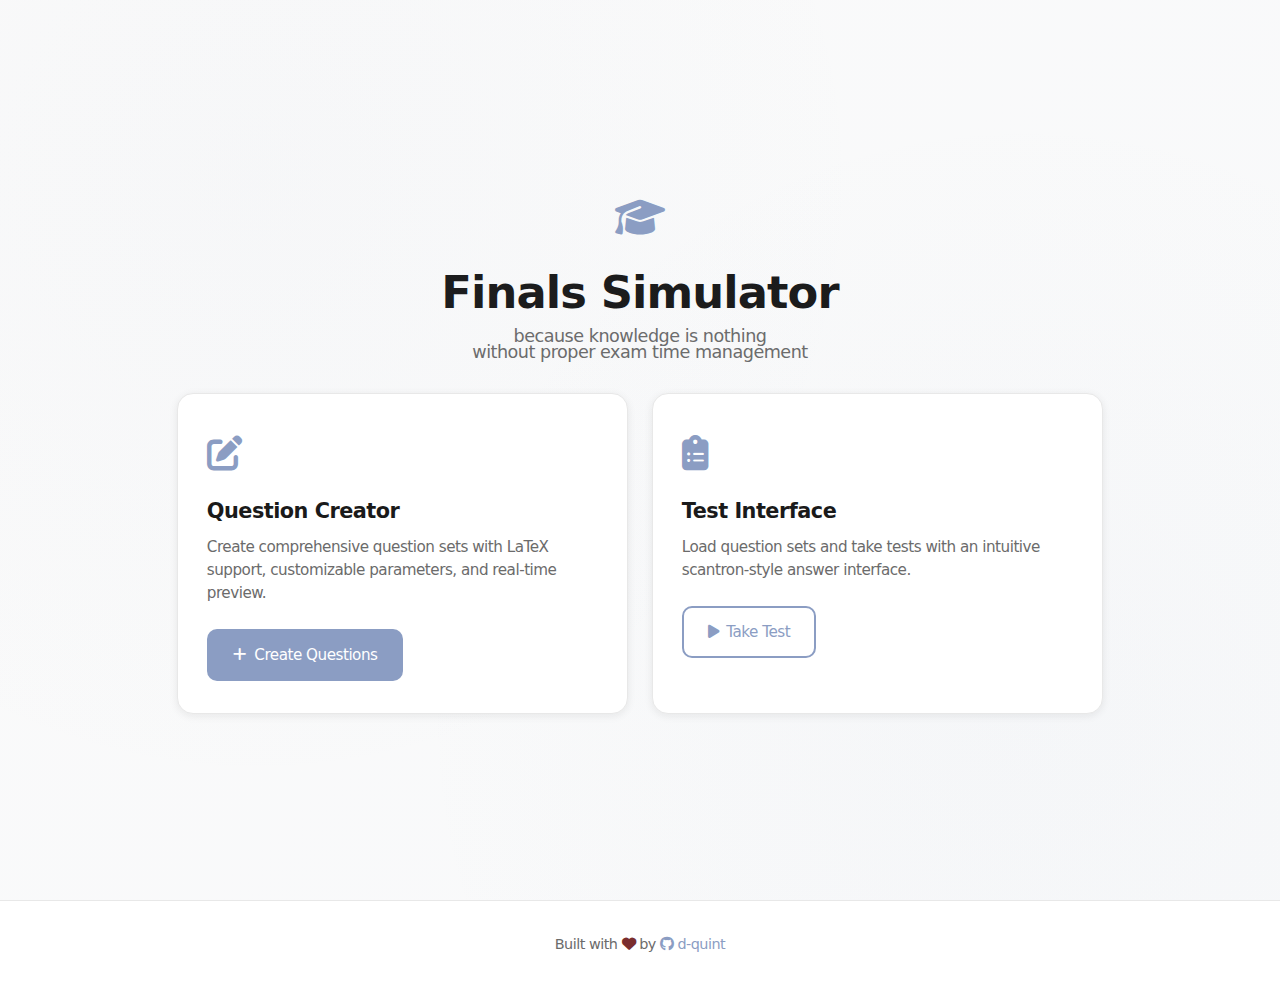
<file: index.html>
<!DOCTYPE html>
<html lang="en">
<head>
    <meta charset="UTF-8">
    <meta name="viewport" content="width=device-width, initial-scale=1.0">
    <title>Finals Simulator</title>
    <link rel="preconnect" href="https://fonts.googleapis.com">
    <link rel="preconnect" href="https://fonts.gstatic.com" crossorigin>
    <link href="https://fonts.googleapis.com/css2?family=Inter:wght@400;500;600;700&family=JetBrains+Mono:wght@400;500;600&display=swap" rel="stylesheet">
    <link href="https://cdn.jsdelivr.net/npm/bootstrap@5.3.0/dist/css/bootstrap.min.css" rel="stylesheet">
    <link href="https://cdnjs.cloudflare.com/ajax/libs/font-awesome/6.4.0/css/all.min.css" rel="stylesheet">
    <link href="styles/main.css" rel="stylesheet">
</head>
<body class="bg-light">
    <!-- Hero Section -->
    <div class="hero-section">
        <div class="container">
            <div class="row min-vh-100 align-items-center">
                <div class="col-12">
                    <!-- Header -->
                    <div class="text-center mb-4">
                        <div class="hero-icon mb-3">
                            <i class="fas fa-graduation-cap"></i>
                        </div>
                        <h1 class="hero-title mb-2">Finals Simulator</h1>
                        <p class="hero-subtitle">because knowledge is nothing<br>without proper exam time management</p>
                    </div>
                    
                    <!-- Feature Cards -->
                    <div class="row g-4 justify-content-center">
                        <div class="col-lg-5 col-md-6">
                            <div class="feature-card creator-card">
                                <div class="feature-icon">
                                    <i class="fas fa-edit"></i>
                                </div>
                                <div class="feature-content">
                                    <h3>Question Creator</h3>
                                    <p>Create comprehensive question sets with LaTeX support, customizable parameters, and real-time preview.</p>
                                    <a href="creator.html" class="feature-btn creator-btn">
                                        <i class="fas fa-plus me-2"></i>Create Questions
                                    </a>
                                </div>
                            </div>
                        </div>
                        
                        <div class="col-lg-5 col-md-6">
                            <div class="feature-card test-card">
                                <div class="feature-icon">
                                    <i class="fas fa-clipboard-list"></i>
                                </div>
                                <div class="feature-content">
                                    <h3>Test Interface</h3>
                                    <p>Load question sets and take tests with an intuitive scantron-style answer interface.</p>
                                    <a href="test.html" class="feature-btn test-btn">
                                        <i class="fas fa-play me-2"></i>Take Test
                                    </a>
                                </div>
                            </div>
                        </div>
                    </div>
                </div>
            </div>
        </div>
    </div>
    
    <!-- Footer -->
    <footer class="footer">
        <div class="container">
            <div class="row">
                <div class="col-12 text-center">
                    <div class="footer-content">
                        <p class="footer-text">
                            Built with <i class="fas fa-heart text-danger"></i> by 
                            <a href="https://github.com/d-quint/" target="_blank" rel="noopener noreferrer" class="footer-link">
                                <i class="fab fa-github me-1"></i>d-quint
                            </a>
                        </p>
                    </div>
                </div>
            </div>
        </div>
    </footer>

    <script src="https://cdn.jsdelivr.net/npm/bootstrap@5.3.0/dist/js/bootstrap.bundle.min.js"></script>
</body>
</html>
</file>
<file: styles/main.css>
/* Exam-style Theme - Almost Black & White with Pale Grey-Blue Accents */
:root {
    /* Primary Colors - Pale Grey-Blue Accent */
    --accent-primary: #8B9DC3;
    --accent-light: #A8B5D6;
    --accent-dark: #6B7A9E;
    --accent-subtle: #E8EBF2;
    
    /* Grayscale Palette */
    --black: #1A1A1A;
    --dark-gray: #2D2D2D;
    --medium-gray: #6B6B6B;
    --light-gray: #B5B5B5;
    --pale-gray: #E8E8E8;
    --off-white: #FAFAFA;
    --offer-white: #f2f0f0;
    --white: #FFFFFF;
    
    /* Functional Colors */
    --success: #4A5D23;
    --success-light: #E8F5E8;
    --danger: #7A2E2E;
    --danger-light: #F5E8E8;
    --warning: #7A5A2E;
    --warning-light: #f7e39f;
    
    /* Shadows */
    --shadow-light: 0 2px 8px rgba(26, 26, 26, 0.08);
    --shadow-medium: 0 4px 16px rgba(26, 26, 26, 0.12);
    --shadow-heavy: 0 8px 24px rgba(26, 26, 26, 0.16);
}

* {
    font-family: 'Bahnschrift Light', -apple-system, BlinkMacSystemFont, 'Segoe UI', system-ui, sans-serif;
    letter-spacing: -0.5px;
}

body {
    background-color: var(--off-white);
    color: var(--black);
    line-height: 1.6;
}

/* Card Components */
.hover-card {
    transition: all 0.2s ease;
    cursor: pointer;
    background: var(--white);
    border: 1px solid var(--pale-gray);
}

.hover-card:hover {
    transform: translateY(-2px);
    box-shadow: var(--shadow-medium);
    border-color: var(--accent-light);
}

/* Buttons */
.btn {
    font-weight: 500;
    border-radius: 6px;
    border: 2px solid transparent;
    transition: all 0.2s ease;
    font-family: inherit;
}

.btn-gradient-primary,
.btn-primary {
    background: var(--accent-primary);
    border-color: var(--accent-primary);
    color: var(--white);
}

.btn-gradient-primary:hover,
.btn-primary:hover {
    background: var(--accent-dark);
    border-color: var(--accent-dark);
    color: var(--white);
    transform: translateY(-1px);
    box-shadow: var(--shadow-light);
}

.btn-gradient-success,
.btn-success {
    background: var(--success);
    border-color: var(--success);
    color: var(--white);
}

.btn-gradient-success:hover,
.btn-success:hover {
    background: var(--dark-gray);
    border-color: var(--dark-gray);
    color: var(--white);
    transform: translateY(-1px);
    box-shadow: var(--shadow-light);
}

.btn-outline-primary {
    background: transparent;
    border-color: var(--accent-primary);
    color: var(--accent-primary);
}

.btn-outline-primary:hover {
    background: var(--accent-primary);
    border-color: var(--accent-primary);
    color: var(--white);
}

.btn-outline-secondary {
    background: transparent;
    border-color: var(--medium-gray);
    color: var(--medium-gray);
}

.btn-outline-secondary:hover {
    background: var(--medium-gray);
    border-color: var(--medium-gray);
    color: var(--white);
}

.btn-outline-danger {
    background: transparent;
    border-color: var(--danger);
    color: var(--danger);
}

.btn-outline-danger:hover {
    background: var(--danger);
    border-color: var(--danger);
    color: var(--white);
}

.card-modern {
    border-radius: 8px;
    border: 1px solid var(--pale-gray);
    background: var(--white);
    box-shadow: var(--shadow-light);
    transition: all 0.2s ease;
}

.card-modern:hover {
    box-shadow: var(--shadow-medium);
    border-color: var(--accent-light);
}

/* Navigation */
.navbar-modern {
    background: var(--white);
    border-bottom: 2px solid var(--pale-gray);
    box-shadow: var(--shadow-light);
}

.navbar-brand {
    color: var(--black) !important;
    font-weight: 600;
    font-size: 1rem;
}

.nav-link {
    color: var(--medium-gray) !important;
    font-weight: 500;
    font-size: 0.9rem;
    transition: color 0.2s ease;
}

.nav-link:hover {
    color: var(--accent-primary) !important;
}

/* Form Controls */
.form-control:focus,
.form-select:focus {
    border-color: var(--accent-primary);
    box-shadow: 0 0 0 0.2rem var(--accent-subtle);
}

.form-control,
.form-select {
    border: 2px solid var(--pale-gray);
    border-radius: 6px;
    font-family: inherit;
}

.form-control:hover,
.form-select:hover {
    border-color: var(--accent-light);
}

.form-label {
    color: var(--dark-gray);
    font-weight: 600;
    font-size: 0.85rem;
    margin-bottom: 0.5rem;
}

/* Exam Question Layout */
.exam-question {
    background: var(--white);
    border: 1px solid var(--pale-gray);
    border-radius: 8px;
    margin-bottom: 20px;
    padding: 20px;
    box-shadow: var(--shadow-light);
    page-break-inside: avoid;
}

.exam-question-header {
    display: flex;
    align-items: flex-start;
    margin-bottom: 15px;
    padding-bottom: 10px;
    border-bottom: 1px solid var(--pale-gray);
}

.question-number {
    background: var(--accent-primary);
    color: var(--white);
    width: 28px;
    height: 28px;
    border-radius: 50%;
    display: flex;
    align-items: center;
    justify-content: center;
    font-weight: 600;
    font-size: 0.85rem;
    margin-right: 15px;
    flex-shrink: 0;
}

.question-number.answered {
    background: var(--success);
}

.question-text {
    flex: 1;
    font-size: 0.9rem;
    line-height: 1.6;
    color: var(--black);
    font-weight: 500;
}

.answer-choices {
    margin-top: 15px;
    margin-left: 45px;
    display: grid;
    grid-template-columns: 1fr;
    gap: 6px;
}

/* Two-column layout for wider screens with balanced distribution */
@media (min-width: 992px) {
    .answer-choices {
        grid-template-columns: 1fr 1fr;
        gap: 8px 20px;
    }
    
    /* Force equal distribution by targeting specific items */
    .answer-choice:nth-child(1) { grid-column: 1; }
    .answer-choice:nth-child(2) { grid-column: 2; }
    .answer-choice:nth-child(3) { grid-column: 1; }
    .answer-choice:nth-child(4) { grid-column: 2; }
    .answer-choice:nth-child(5) { grid-column: 1; }
}

/* Three-column layout for very wide screens */
@media (min-width: 1400px) {
    .answer-choices {
        grid-template-columns: 1fr 1fr;
        gap: 10px 30px;
        max-width: 800px;
    }
}

/* Single column on tablets and mobile */
@media (max-width: 991px) {
    .answer-choices {
        margin-left: 30px;
    }
}

.answer-choice {
    display: flex;
    align-items: flex-start;
    margin-bottom: 0;
    padding: 6px 8px;
    transition: all 0.15s ease;
    border-radius: 4px;
    pointer-events: none;
    cursor: default;
    border: 1px solid transparent;
}

.answer-choice:hover {
    background: transparent;
}

.answer-choice.selected {
    background: var(--accent-subtle);
    border: 1px solid var(--accent-primary);
}

.choice-indicator {
    width: 18px;
    height: 18px;
    border: 2px solid var(--light-gray);
    border-radius: 50%;
    margin-right: 12px;
    margin-top: 2px;
    flex-shrink: 0;
    display: flex;
    align-items: center;
    justify-content: center;
    font-weight: 600;
    font-size: 0.75rem;
    color: var(--medium-gray);
    transition: all 0.15s ease;
}

.answer-choice.selected .choice-indicator {
    background: var(--accent-primary);
    border-color: var(--accent-primary);
    color: var(--white);
}

.choice-text {
    flex: 1;
    font-size: 0.85rem;
    line-height: 1.5;
    color: var(--black);
}

.answer-instructions {
    background: var(--accent-subtle);
    border: 1px solid var(--accent-light);
    border-radius: 6px;
    padding: 15px;
    margin-bottom: 20px;
    font-size: 0.8rem;
}

.answer-status-badge {
    display: inline-block;
    padding: 4px 8px;
    border-radius: 4px;
    font-size: 0.8rem;
    font-weight: 600;
}

.answer-status-allowed {
    background: var(--success-light);
    color: var(--success);
}

.answer-status-not-allowed {
    background: var(--danger-light);
    color: var(--danger);
}

.latex-preview {
    background: var(--white);
    border: 2px dashed var(--light-gray);
    border-radius: 6px;
    min-height: 60px;
    padding: 15px;
    transition: all 0.2s ease;
    color: var(--medium-gray);
    line-height: 1.5;
    font-size: inherit;
    word-wrap: break-word;
}

.latex-preview:not(:empty) {
    border-color: var(--accent-primary);
    border-style: solid;
    color: var(--black);
}

.latex-preview.small {
    min-height: 40px;
    font-size: 0.85rem;
}

.latex-preview p {
    margin: 0;
}

.latex-preview .MathJax {
    font-size: inherit;
}

/* Specific fixes for creator preview areas */
.latex-preview mjx-container,
#latexPreview mjx-container,
#previewA mjx-container,
#previewB mjx-container,
#previewC mjx-container,
#previewD mjx-container,
#previewE mjx-container {
    display: inline !important;
    vertical-align: baseline !important;
    margin: 0 !important;
    padding: 0 !important;
    line-height: inherit !important;
}

.latex-preview mjx-container svg,
#latexPreview mjx-container svg,
#previewA mjx-container svg,
#previewB mjx-container svg,
#previewC mjx-container svg,
#previewD mjx-container svg,
#previewE mjx-container svg {
    vertical-align: baseline !important;
    display: inline !important;
    margin: 0 !important;
    padding: 0 !important;
}

/* Force text and math to align properly */
.latex-preview mjx-container mjx-math,
#latexPreview mjx-container mjx-math,
#previewA mjx-container mjx-math,
#previewB mjx-container mjx-math,
#previewC mjx-container mjx-math,
#previewD mjx-container mjx-math,
#previewE mjx-container mjx-math {
    vertical-align: baseline !important;
    line-height: inherit !important;
}

/* Global MathJax alignment fixes */
mjx-container {
    display: inline !important;
    vertical-align: baseline !important;
    margin: 0 !important;
}

mjx-container[display="true"] {
    display: block !important;
    text-align: center;
    margin: 0.5em 0;
}

/* Ensure inline math stays inline */
mjx-container[jax="SVG"] {
    vertical-align: baseline !important;
    display: inline !important;
}

mjx-container[jax="SVG"] svg {
    vertical-align: baseline !important;
    display: inline !important;
}

/* More specific fixes for all text containers */
.question-text mjx-container,
.option-text mjx-container,
.latex-preview mjx-container,
.choice-text mjx-container,
.exam-question mjx-container,
.answer-choice mjx-container {
    display: inline !important;
    vertical-align: baseline !important;
    margin: 0 !important;
}

.question-text mjx-container svg,
.option-text mjx-container svg,
.latex-preview mjx-container svg,
.choice-text mjx-container svg,
.exam-question mjx-container svg,
.answer-choice mjx-container svg {
    vertical-align: baseline !important;
    display: inline !important;
}

/* Override any MathJax default styles */
mjx-container mjx-math {
    vertical-align: baseline !important;
}

/* Ensure proper line height and spacing */
.question-text, .choice-text, .latex-preview {
    line-height: 1.5 !important;
}

/* Handle text that contains math */
p mjx-container,
span mjx-container,
div mjx-container {
    vertical-align: baseline !important;
    display: inline !important;
}

/* Floating Scantron Button */
.floating-scantron {
    position: fixed;
    top: 20px;
    right: 20px;
    z-index: 1050;
    width: 60px;
    height: 60px;
    border-radius: 50%;
    background: var(--accent-primary);
    color: var(--white);
    border: 3px solid var(--white);
    box-shadow: var(--shadow-heavy);
    transition: all 0.2s ease;
    display: flex;
    align-items: center;
    justify-content: center;
    font-size: 1rem;
    font-weight: 600;
}

.floating-scantron:hover {
    background: var(--accent-dark);
    transform: scale(1.05);
    box-shadow: var(--shadow-heavy);
    color: var(--white);
}

/* Scantron Grid */
.scantron-grid {
    display: grid;
    grid-template-columns: 1fr 1fr;
    gap: 8px 20px;
    padding: 20px;
    background: var(--off-white);
    border-radius: 8px;
    border: 1px solid var(--pale-gray);
    max-height: 60vh;
    overflow-y: auto;
}

.scantron-column {
    display: flex;
    flex-direction: column;
    gap: 8px;
}

.scantron-question-row {
    display: flex;
    align-items: center;
    gap: 8px;
    padding: 6px 0;
    border-bottom: 1px solid var(--pale-gray);
}

.scantron-question-row:last-child {
    border-bottom: none;
}

.scantron-question-number {
    font-weight: 600;
    font-size: 0.8rem;
    color: var(--dark-gray);
    min-width: 25px;
    text-align: right;
}

.scantron-options {
    display: flex;
    gap: 4px;
}

.scantron-row {
    display: contents;
}

.scantron-bubble {
    width: 28px;
    height: 28px;
    border-radius: 50%;
    border: 2px solid var(--light-gray);
    background: var(--white);
    cursor: pointer;
    display: flex;
    align-items: center;
    justify-content: center;
    font-weight: 600;
    font-size: 0.8rem;
    transition: all 0.15s ease;
    color: var(--medium-gray);
}

.scantron-bubble:hover {
    border-color: var(--accent-primary);
    background: var(--accent-subtle);
    color: var(--accent-dark);
    transform: scale(1.1);
}

.scantron-bubble.selected {
    background: var(--accent-primary);
    color: var(--white);
    border-color: var(--accent-dark);
    transform: scale(1.1);
}

/* Timer Display */
.timer-display {
    background: var(--black);
    color: var(--white);
    padding: 10px 20px;
    border-radius: 6px;
    font-weight: 600;
    font-size: 1rem;
    border: 2px solid var(--dark-gray);
    font-family: 'JetBrains Mono', 'Consolas', monospace;
    letter-spacing: 0.05em;
}

.timer-warning {
    background: var(--danger);
    border-color: var(--danger);
    animation: pulse 1s infinite;
}

@keyframes pulse {
    0% { transform: scale(1); opacity: 1; }
    50% { transform: scale(1.02); opacity: 0.9; }
    100% { transform: scale(1); opacity: 1; }
}

/* Question Navigation */
.question-navigation {
    background: var(--white);
    border: 1px solid var(--pale-gray);
    border-radius: 8px;
    padding: 20px;
    margin-bottom: 20px;
    box-shadow: var(--shadow-light);
}

.question-nav-btn {
    width: 40px;
    height: 40px;
    border-radius: 6px;
    border: 2px solid var(--light-gray);
    background: var(--white);
    margin: 3px;
    display: inline-flex;
    align-items: center;
    justify-content: center;
    cursor: pointer;
    transition: all 0.15s ease;
    font-weight: 600;
    color: var(--medium-gray);
}

.question-nav-btn:hover {
    border-color: var(--accent-primary);
    background: var(--accent-subtle);
    color: var(--accent-dark);
    transform: translateY(-1px);
}

.question-nav-btn.current {
    background: var(--accent-primary);
    color: var(--white);
    border-color: var(--accent-dark);
    transform: scale(1.05);
}

.question-nav-btn.answered {
    background: var(--success);
    color: var(--white);
    border-color: var(--success);
}

/* Progress and Animations */
.progress-ring {
    transform: rotate(-90deg);
}

.progress-ring-circle {
    transition: stroke-dashoffset 0.35s;
    transform-origin: 50% 50%;
}

.progress-bar {
    background-color: var(--accent-primary);
}

.fade-in {
    animation: fadeIn 0.4s ease-in;
}

@keyframes fadeIn {
    from { opacity: 0; transform: translateY(15px); }
    to { opacity: 1; transform: translateY(0); }
}

.slide-up {
    animation: slideUp 0.3s ease-out;
}

@keyframes slideUp {
    from { transform: translateY(20px); opacity: 0; }
    to { transform: translateY(0); opacity: 1; }
}

/* Custom Scrollbar */
::-webkit-scrollbar {
    width: 8px;
}

::-webkit-scrollbar-track {
    background: var(--pale-gray);
    border-radius: 4px;
}

::-webkit-scrollbar-thumb {
    background: var(--accent-primary);
    border-radius: 4px;
}

::-webkit-scrollbar-thumb:hover {
    background: var(--accent-dark);
}

/* Bootstrap Overrides */
.text-primary {
    color: var(--accent-primary) !important;
}

.text-success {
    color: var(--success) !important;
}

.text-danger {
    color: var(--danger) !important;
}

.text-muted {
    color: var(--medium-gray) !important;
}

.bg-primary {
    background-color: var(--accent-primary) !important;
}

.bg-warning {
    background-color: var(--warning) !important;
}

.bg-warning-light {
    background-color: var(--warning-light) !important;
}

.bg-success {
    background-color: var(--success) !important;
}

.bg-danger {
    background-color: var(--danger) !important;
}

.bg-info {
    background-color: var(--accent-primary) !important;
}

.bg-light {
    background-color: var(--off-white) !important;
}

.bg-light-gray {
    background-color: var(--offer-white) !important;
}

.border-primary {
    border-color: var(--accent-primary) !important;
}

.alert {
    border-radius: 6px;
    border: 1px solid;
    font-weight: 500;
}

.alert-info {
    background-color: var(--accent-subtle);
    border-color: var(--accent-light);
    color: var(--accent-dark);
}

.alert-success {
    background-color: var(--success-light);
    border-color: var(--success);
    color: var(--success);
}

.alert-danger {
    background-color: var(--danger-light);
    border-color: var(--danger);
    color: var(--danger);
}

.alert-warning {
    background-color: var(--warning-light);
    border-color: var(--warning);
    color: var(--warning);
}

/* Toast Styles */
.toast {
    border-radius: 6px;
    border: 1px solid;
    font-weight: 500;
}

/* Table Styles */
.table {
    border-collapse: separate;
    border-spacing: 0;
}

.table th {
    background-color: var(--accent-subtle);
    color: var(--black);
    font-weight: 600;
    border-bottom: 2px solid var(--accent-primary);
}

.table-success {
    background-color: var(--success-light) !important;
    color: var(--black) !important;
    font-weight: 500;
}

.table-danger {
    background-color: var(--danger-light) !important;
    color: var(--black) !important;
    font-weight: 500;
}

.table-warning {
    background-color: var(--warning-light) !important;
    color: var(--black) !important;
    font-weight: 500;
}

/* Results Page Improvements */
#finalScore {
    font-weight: 700 !important;
    color: var(--black) !important;
    text-shadow: 0 1px 2px rgba(0,0,0,0.1);
}

.table-hover tbody tr:hover {
    background-color: var(--accent-subtle) !important;
    transition: background-color 0.15s ease;
}

/* Question Details Modal Styles */
.modal .exam-question {
    margin-bottom: 0;
}

.modal .answer-choice.correct-answer {
    background-color: var(--success-light);
    border-color: var(--success);
    color: var(--black);
}

.modal .answer-choice.incorrect-answer {
    background-color: var(--danger-light);
    border-color: var(--danger);
    color: var(--black);
}

.modal .answer-choice.selected.correct-answer {
    background-color: var(--success-light);
    border-color: var(--success);
    border-width: 2px;
    color: var(--black);
}

.modal .answer-choice.selected.incorrect-answer {
    background-color: var(--danger-light);
    border-color: var(--danger);
    border-width: 2px;
    color: var(--black);
}

/* Responsive Adjustments */
@media (max-width: 768px) {
    .floating-scantron {
        width: 50px;
        height: 50px;
        font-size: 0.9rem;
    }
    
    .scantron-bubble {
        width: 24px;
        height: 24px;
        font-size: 0.75rem;
    }
    
    .scantron-grid {
        grid-template-columns: 1fr;
        gap: 6px;
        padding: 15px;
        max-height: 70vh;
    }
    
    .scantron-options {
        gap: 3px;
    }
    
    .scantron-question-row {
        padding: 4px 0;
    }
    
    .question-nav-btn {
        width: 35px;
        height: 35px;
        font-size: 0.85rem;
    }
    
    .timer-display {
        font-size: 0.9rem;
        padding: 10px 16px;
    }
    
    .card-modern {
        margin-bottom: 15px;
    }
    
    .question-navigation {
        padding: 15px;
    }
    
    /* Answer choices responsive */
    .answer-choices {
        margin-left: 20px;
        gap: 4px;
    }
    
    .answer-choice {
        padding: 4px 6px;
    }
    
    /* Mobile Typography */
    h1 { font-size: 1.3rem; }
    h2 { font-size: 1.1rem; }
    h3 { font-size: 1rem; }
    h4 { font-size: 0.95rem; }
    h5 { font-size: 0.9rem; }
    h6 { font-size: 0.8rem; }
    
    .navbar-brand {
        font-size: 0.9rem;
    }
    
    .nav-link {
        font-size: 0.8rem;
    }
    
    .card-body {
        font-size: 0.8rem;
    }
    
    .card-body p,
    .card-body .small,
    .card-body small {
        font-size: 0.75rem;
    }
}

@media (max-width: 576px) {
    .container {
        padding-left: 10px;
        padding-right: 10px;
    }
    
    .scantron-grid {
        padding: 10px;
        gap: 4px;
        max-height: 75vh;
    }
    
    .scantron-bubble {
        width: 22px;
        height: 22px;
        font-size: 0.7rem;
    }
    
    .scantron-question-number {
        font-size: 0.75rem;
        min-width: 20px;
    }
    
    .floating-scantron {
        width: 45px;
        height: 45px;
        font-size: 0.85rem;
    }
    
    /* Small screen typography */
    h1 { font-size: 1.2rem; }
    h2 { font-size: 1rem; }
    h3 { font-size: 0.95rem; }
    h4, h5, h6 { font-size: 0.85rem; }
    
    .card-body {
        font-size: 0.75rem;
    }
    
    .card-body p,
    .card-body .small,
    .card-body small {
        font-size: 0.7rem;
    }
}

/* Modal Improvements */
.modal-header h5 {
    font-size: 0.95rem;
    font-weight: 600;
}

.modal-body {
    background: var(--off-white);
    font-size: 0.85rem;
}

.modal-content {
    border: 1px solid var(--pale-gray);
    border-radius: 8px;
}

/* Scantron Modal Specific */
#scantronModal .modal-body {
    padding: 25px;
}

#scantronModal .progress {
    height: 8px;
}

#scantronModal h6 {
    font-size: 0.85rem;
    font-weight: 600;
    color: var(--black);
}

/* Typography Overrides for Consistency */
h1 { font-size: 1.5rem; font-weight: 600; }
h2 { font-size: 1.3rem; font-weight: 600; }
h3 { font-size: 1.1rem; font-weight: 600; }
h4 { font-size: 1rem; font-weight: 600; }
h5 { font-size: 0.95rem; font-weight: 600; }
h6 { font-size: 0.85rem; font-weight: 600; }

.lead {
    font-size: 0.95rem;
    font-weight: 500;
    line-height: 1.5;
}

/* Card Content Hierarchy */
.card-body {
    font-size: 0.85rem;
}

.card-body p,
.card-body .small,
.card-body small {
    font-size: 0.8rem;
}

.card-body strong {
    font-weight: 600;
}

/* Modal Content */
.modal-body {
    font-size: 0.85rem;
}

.modal-body h6 {
    font-size: 0.9rem;
    font-weight: 600;
}

/* Font Awesome Icon Sizes */
.fa-3x { font-size: 2rem !important; }
.fa-2x { font-size: 1.5rem !important; }

/* Card Header Styles */
.card-header h3,
.card-header h4,
.card-header h5 {
    font-size: 1rem;
    font-weight: 600;
    margin-bottom: 0;
}

/* Button Text Consistency */
.btn {
    font-size: 0.85rem;
}

.btn-lg {
    font-size: 0.9rem;
}

/* Navigation Elements */
.navbar-brand {
    color: var(--black) !important;
    font-weight: 600;
    font-size: 0.95rem;
}

.nav-link {
    color: var(--medium-gray) !important;
    font-weight: 500;
    font-size: 0.85rem;
    transition: color 0.2s ease;
}

/* Homepage Styles */
.hero-section {
    background: linear-gradient(135deg, var(--off-white) 0%, #f8f9fa 100%);
    min-height: 100vh;
    position: relative;
}

.hero-section::before {
    content: '';
    position: absolute;
    top: 0;
    left: 0;
    right: 0;
    bottom: 0;
    background: 
        radial-gradient(circle at 20% 20%, rgba(139, 157, 195, 0.03) 0%, transparent 50%),
        radial-gradient(circle at 80% 80%, rgba(139, 157, 195, 0.03) 0%, transparent 50%);
    pointer-events: none;
}

.hero-icon {
    font-size: 2.5rem;
    color: var(--accent-primary);
    margin-bottom: 1rem;
}

.hero-title {
    font-size: 2.8rem;
    font-weight: 700;
    color: var(--black);
    margin-bottom: 0.8rem;
    letter-spacing: -0.02em;
}

.hero-subtitle {
    font-size: 1.1rem;
    color: var(--medium-gray);
    max-width: 500px;
    margin: 0 auto;
    line-height: 0.95;
    margin-bottom: 2rem;
}

.feature-card {
    background: var(--white);
    border-radius: 16px;
    padding: 2rem 1.8rem;
    border: 1px solid var(--pale-gray);
    box-shadow: var(--shadow-light);
    transition: all 0.3s ease;
    height: 100%;
    position: relative;
    overflow: hidden;
}

.feature-card::before {
    content: '';
    position: absolute;
    top: 0;
    left: 0;
    right: 0;
    height: 4px;
    background: linear-gradient(90deg, var(--accent-primary) 0%, var(--accent-light) 100%);
    transform: scaleX(0);
    transition: transform 0.3s ease;
}

.feature-card:hover {
    transform: translateY(-8px);
    box-shadow: var(--shadow-medium);
    border-color: var(--accent-light);
}

.feature-card:hover::before {
    transform: scaleX(1);
}

.feature-icon {
    font-size: 2.2rem;
    color: var(--accent-primary);
    margin-bottom: 1rem;
}

.feature-content h3 {
    font-size: 1.3rem;
    font-weight: 600;
    color: var(--black);
    margin-bottom: 0.8rem;
}

.feature-content p {
    color: var(--medium-gray);
    line-height: 1.5;
    margin-bottom: 1.5rem;
    font-size: 0.95rem;
}

.feature-btn {
    display: inline-flex;
    align-items: center;
    padding: 0.75rem 1.5rem;
    border-radius: 10px;
    text-decoration: none;
    font-weight: 500;
    font-size: 0.95rem;
    transition: all 0.3s ease;
    border: 2px solid transparent;
}

.creator-btn {
    background: var(--accent-primary);
    color: white;
}

.creator-btn:hover {
    background: var(--accent-dark);
    color: white;
    transform: translateY(-2px);
}

.test-btn {
    background: transparent;
    color: var(--accent-primary);
    border-color: var(--accent-primary);
}

.test-btn:hover {
    background: var(--accent-primary);
    color: white;
    transform: translateY(-2px);
}

.footer {
    background: var(--white);
    border-top: 1px solid var(--pale-gray);
    padding: 1.5rem 0;
    margin-top: auto;
}

.footer-content {
    padding: 0.5rem 0;
}

.footer-text {
    color: var(--medium-gray);
    margin: 0;
    font-size: 0.9rem;
}

.footer-link {
    color: var(--accent-primary);
    text-decoration: none;
    transition: color 0.3s ease;
    font-weight: 500;
}

.footer-link:hover {
    color: var(--accent-dark);
}

/* Responsive adjustments */
@media (max-width: 768px) {
    .hero-title {
        font-size: 2.5rem;
    }
    
    .hero-subtitle {
        font-size: 1.1rem;
        margin-bottom: 2rem;
    }
    
    .hero-icon {
        font-size: 3rem;
    }
    
    .feature-card {
        padding: 2rem 1.5rem;
        margin-bottom: 1.5rem;
    }
    
    .feature-icon {
        font-size: 2.5rem;
    }
}

/* Drag and Drop Area */
.drag-drop-area {
    border: 2px dashed var(--accent-light);
    border-radius: 8px;
    background: var(--accent-subtle);
    transition: all 0.3s ease;
    cursor: pointer;
    position: relative;
    min-height: 80px;
    display: flex;
    align-items: center;
    justify-content: center;
}

.drag-drop-area:hover {
    border-color: var(--accent-primary);
    background: var(--white);
    box-shadow: var(--shadow-light);
}

.drag-drop-area.drag-over {
    border-color: var(--accent-primary);
    background: var(--white);
    box-shadow: 0 4px 16px rgba(139, 157, 195, 0.2);
    transform: translateY(-1px);
}

.drag-drop-content {
    text-align: center;
    padding: 1rem;
    user-select: none;
}

.drag-drop-icon {
    font-size: 1.5rem;
    color: var(--accent-primary);
    margin-bottom: 0.5rem;
    display: block;
}

.drag-drop-text {
    color: var(--medium-gray);
    font-size: 0.875rem;
    line-height: 1.4;
}

.drag-drop-primary {
    font-weight: 500;
    margin-bottom: 0.25rem;
}

.drag-drop-secondary {
    font-size: 0.8rem;
}

.drag-drop-link {
    color: var(--accent-primary);
    cursor: pointer;
    text-decoration: underline;
    font-weight: 500;
}

.drag-drop-link:hover {
    color: var(--accent-dark);
}

/* Active state when file is being processed */
.drag-drop-area.processing {
    border-color: var(--success);
    background: var(--success-light);
    pointer-events: none;
}

.drag-drop-area.processing .drag-drop-icon {
    color: var(--success);
    animation: pulse 1.5s infinite;
}

.drag-drop-area.processing .drag-drop-text {
    color: var(--success);
}

@keyframes pulse {
    0% { opacity: 1; }
    50% { opacity: 0.5; }
    100% { opacity: 1; }
}

/* Error state */
.drag-drop-area.error {
    border-color: var(--danger);
    background: var(--danger-light);
}

.drag-drop-area.error .drag-drop-icon {
    color: var(--danger);
}

.drag-drop-area.error .drag-drop-text {
    color: var(--danger);
}
</file>
